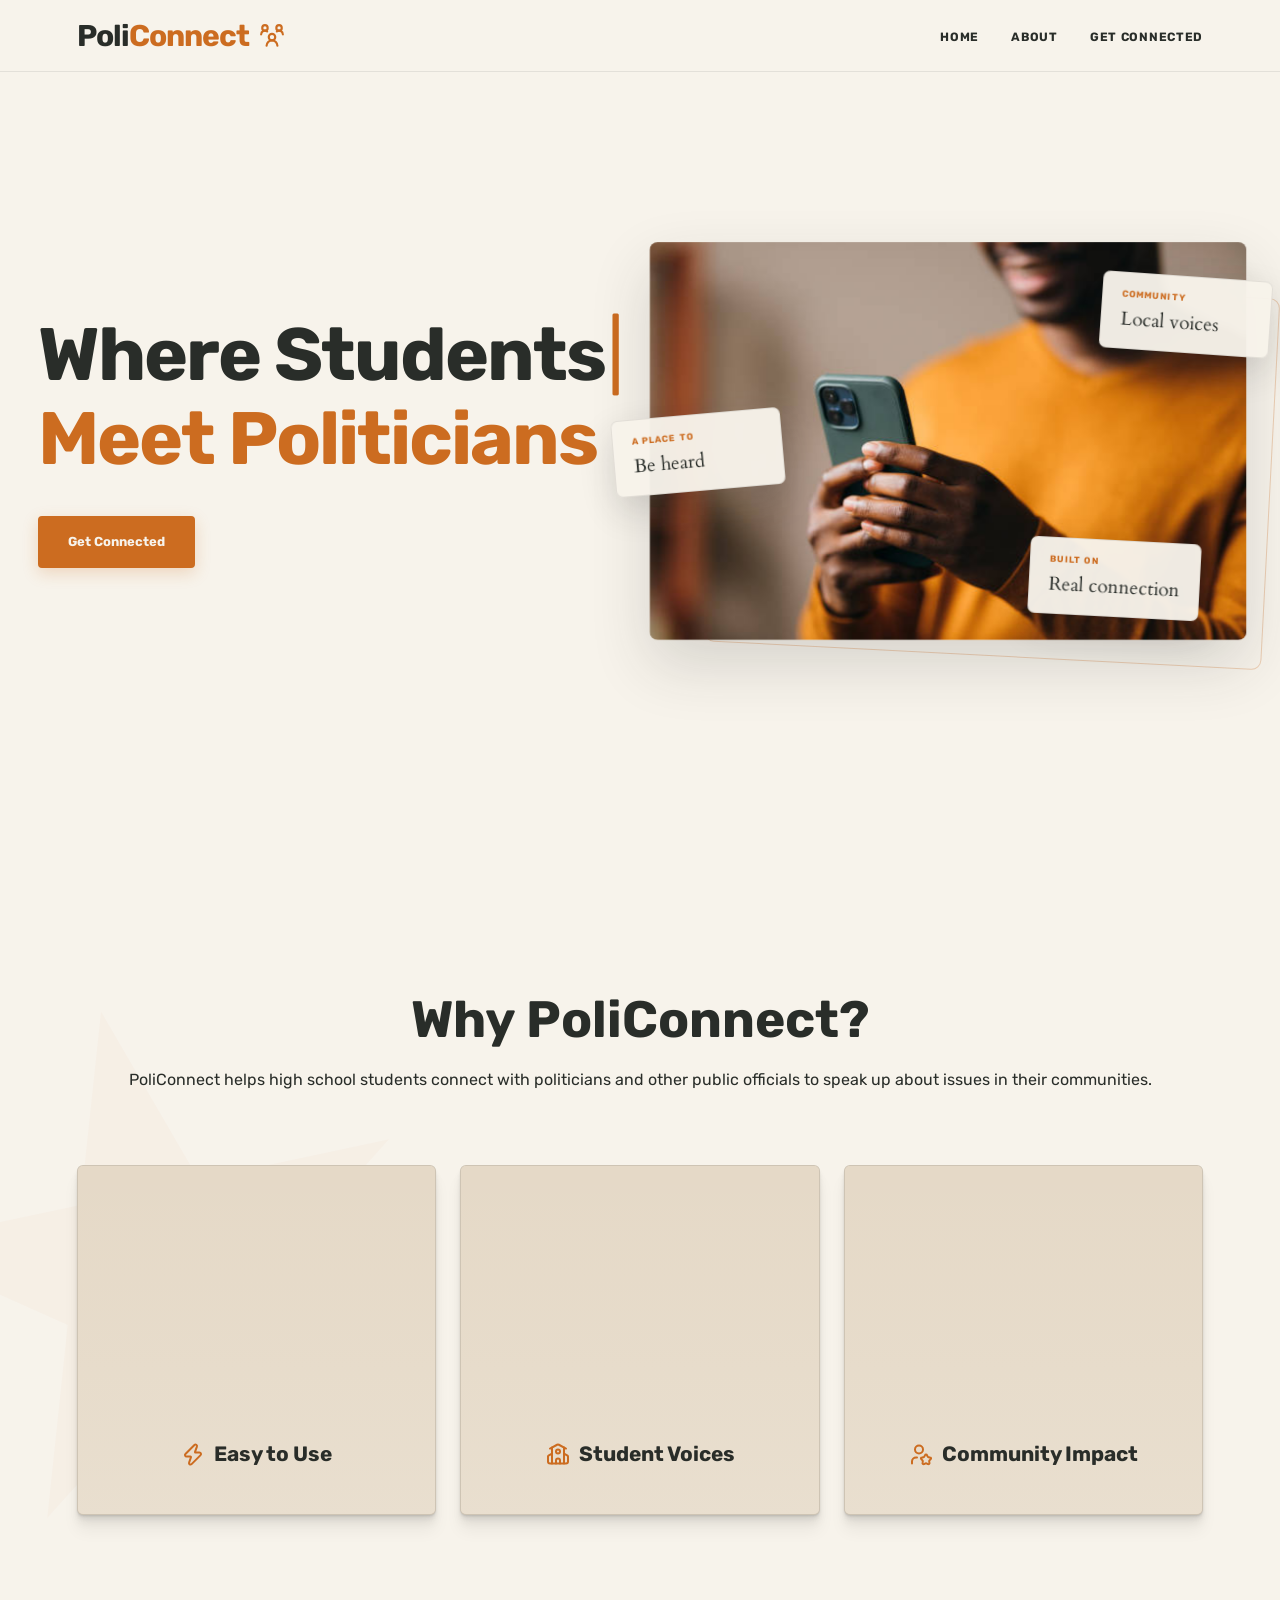
<file: index.html>
<!DOCTYPE html>
<html lang="en">
<head>
    <meta charset="UTF-8">
    <meta name="viewport" content="width=device-width, initial-scale=1.0">
    <title>PoliConnect</title>
    <link rel="stylesheet" href="style.css">
</head>
<body>

    <section id="page1">
        <div class="menu">
            <div class="navbar">
                <div class="icon">
                    <h2 class="logo">Poli<span>Connect</span></h2>
                    <svg class="navbarIcon" xmlns="http://www.w3.org/2000/svg" width="24" height="24" viewBox="0 0 24 24" fill="none" stroke="currentColor" stroke-width="2" stroke-linecap="round" stroke-linejoin="round" aria-hidden="true" focusable="false">
                        <path d="M17 21a5 5 0 0 0-10 0"/>
                        <path d="M22 10.5a3.5 3.5 0 0 0-5.507-2.868"/>
                        <path d="M7.507 7.632A3.5 3.5 0 0 0 2 10.5"/>
                        <circle cx="12" cy="13" r="3"/>
                        <circle cx="18.5" cy="4.5" r="2.5"/>
                        <circle cx="5.5" cy="4.5" r="2.5"/>
                    </svg>
                </div>

                <ul>
                    <li><a href="index.html">HOME</a></li>
                    <li><a href="#ABOUT">ABOUT</a></li>
                    <li><a href="GetConnected.html">GET CONNECTED</a></li>
                </ul>
            </div>
        </div>

        <div class="content">
            <div class="contentLeft">
                <h1 aria-label="Where Students Meet Politicians">
                    <span class="line1">Where <span class="typed" id="typed" aria-hidden="true">Students</span><span class="cursor" aria-hidden="true">|</span></span><br>
                    <span class="accent">Meet Politicians</span>
                </h1>

                <button class="cn">
                    <a href="GetConnected.html">Get Connected</a>
                </button>
            </div>

            <div class="contentRight">
                <div class="heroVisual" id="hero-visual">
                    <img class="heroImage" src="public/stock.jpg" alt="PoliConnect">
                    <div class="visualCard visualCard--top" aria-hidden="true">
                        <span class="visualCardLabel">COMMUNITY</span>
                        <strong>Local voices</strong>
                    </div>
                    <div class="visualCard visualCard--left" aria-hidden="true">
                        <span class="visualCardLabel">A PLACE TO</span>
                        <strong>Be heard</strong>
                    </div>
                    <div class="visualCard visualCard--bottom" aria-hidden="true">
                        <span class="visualCardLabel">BUILT ON</span>
                        <strong>Real connection</strong>
                    </div>
                </div>
            </div>
        </div>
    </section>

    <section id="ABOUT">
        <div class="aboutHeader">
            <h1>Why PoliConnect?</h1>
            <p>PoliConnect helps high school students connect with politicians and other public officials to speak up about issues in their communities.</p>
        </div>

        <main class="page-content">
            <article class="card">
                <div class="content">
                    <h2 class="title">
                        <svg xmlns="http://www.w3.org/2000/svg" width="24" height="24" viewBox="0 0 24 24" fill="none" stroke="currentColor" stroke-width="2" stroke-linecap="round" stroke-linejoin="round" aria-hidden="true" focusable="false">
                            <path d="M15.914 4a1.5 1.5 0 0 0-2.474-1.561l-9 9A1.5 1.5 0 0 0 5.5 14h4.002a.5.5 0 0 1 .471.666L8.086 20a1.5 1.5 0 0 0 2.475 1.56l9-9A1.5 1.5 0 0 0 18.5 10h-3.997a.5.5 0 0 1-.472-.667z"/>
                        </svg>
                        <span>Easy to Use</span>
                    </h2>
                    <p class="copy">
                        PoliConnect is easy to understand and use for everyone.
                    </p>
                    <a class="btn" href="#">Learn More</a>
                </div>
            </article>

            <article class="card">
                <div class="content">
                    <h2 class="title">
                        <svg xmlns="http://www.w3.org/2000/svg" width="24" height="24" viewBox="0 0 24 24" fill="none" stroke="currentColor" stroke-width="2" stroke-linecap="round" stroke-linejoin="round" aria-hidden="true" focusable="false">
                            <path d="M14 21v-3a2 2 0 0 0-4 0v3"/>
                            <path d="M18 4.933V21"/>
                            <path d="m4 6 7.106-3.79a2 2 0 0 1 1.788 0L20 6"/>
                            <path d="m6 11-3.52 2.147a1 1 0 0 0-.48.854V19a2 2 0 0 0 2 2h16a2 2 0 0 0 2-2v-5a1 1 0 0 0-.48-.853L18 11"/>
                            <path d="M6 4.933V21"/>
                            <circle cx="12" cy="9" r="2"/>
                        </svg>
                        <span>Student Voices</span>
                    </h2>
                    <p class="copy">
                        Students' voices matter and deserve to be heard.
                    </p>
                    <a class="btn" href="#">Learn More</a>
                </div>
            </article>

            <article class="card">
                <div class="content">
                    <h2 class="title">
                        <svg xmlns="http://www.w3.org/2000/svg" width="24" height="24" viewBox="0 0 24 24" fill="none" stroke="currentColor" stroke-width="2" stroke-linecap="round" stroke-linejoin="round" aria-hidden="true" focusable="false">
                            <path d="M16.051 12.616a1 1 0 0 1 1.909.024l.737 1.452a1 1 0 0 0 .737.535l1.634.256a1 1 0 0 1 .588 1.806l-1.172 1.168a1 1 0 0 0-.282.866l.259 1.613a1 1 0 0 1-1.541 1.134l-1.465-.75a1 1 0 0 0-.912 0l-1.465.75a1 1 0 0 1-1.539-1.133l.258-1.613a1 1 0 0 0-.282-.866l-1.156-1.153a1 1 0 0 1 .572-1.822l1.633-.256a1 1 0 0 0 .737-.535z"/>
                            <path d="M8 15H7a4 4 0 0 0-4 4v2"/>
                            <circle cx="10" cy="7" r="4"/>
                        </svg>
                        <span>Community Impact</span>
                    </h2>
                    <p class="copy">
                        Students can help create meaningful change in their communities and society.
                    </p>
                    <a class="btn" href="#">Learn More</a>
                </div>
            </article>
        </main>
    </section>

    <script src="script.js"></script>
</body>
</html>
</file>
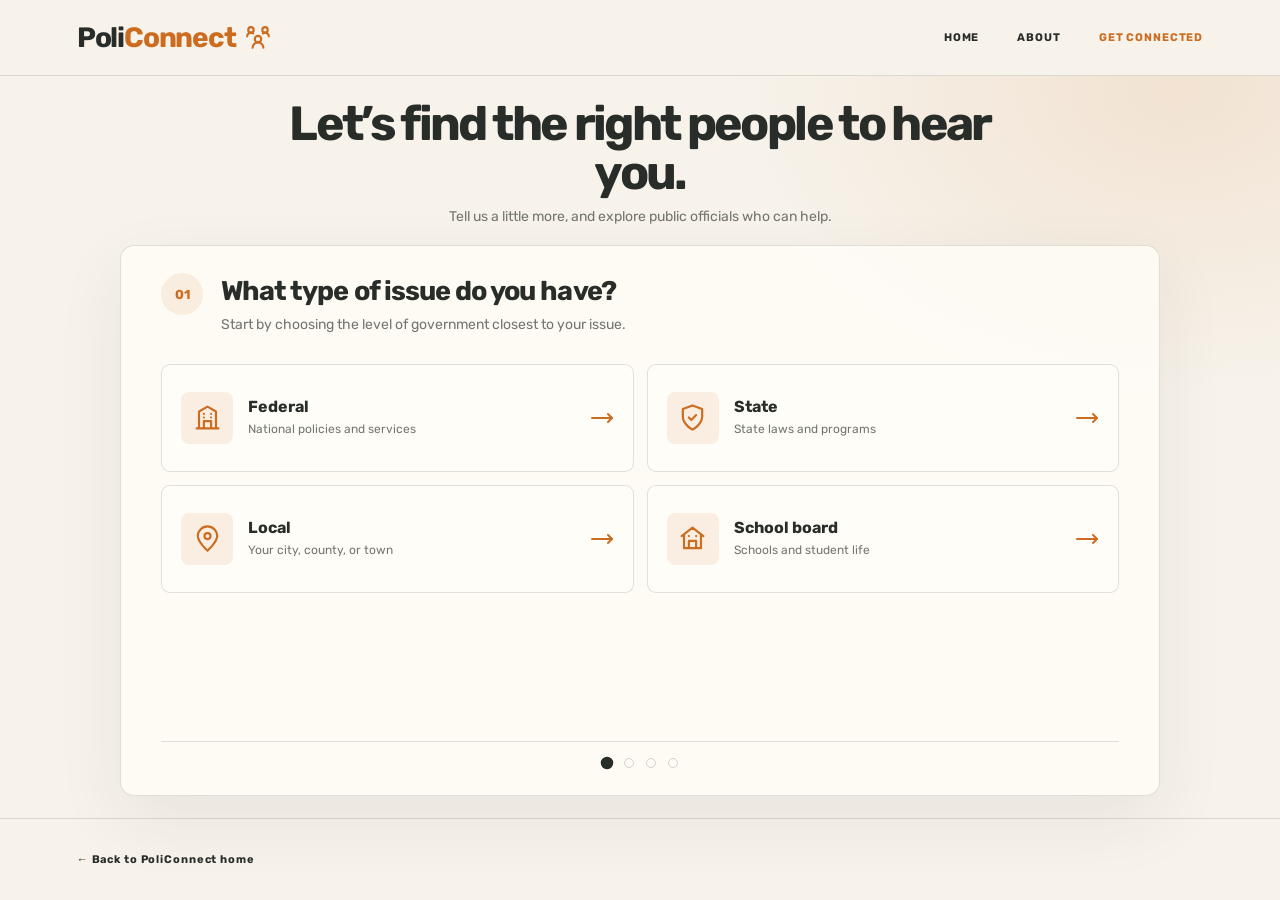
<file: GetConnected.html>
<!DOCTYPE html>
<html lang="en">
<head>
    <meta charset="UTF-8">
    <meta name="viewport" content="width=device-width, initial-scale=1.0">
    <meta name="description" content="Find the right public officials to contact about an issue in your community.">
    <title>Get Connected | PoliConnect</title>
    <link rel="stylesheet" href="style.css">
    <link rel="stylesheet" href="get-connected.css">
</head>
<body class="connect-page">
    <header class="connect-header">
        <a class="connect-brand" href="index.html">
            <span class="connect-logo">Poli<span>Connect</span></span>
            <svg class="connect-brand-icon" xmlns="http://www.w3.org/2000/svg" width="24" height="24" viewBox="0 0 24 24" fill="none" stroke="currentColor" stroke-width="2" stroke-linecap="round" stroke-linejoin="round" aria-hidden="true" focusable="false">
                <path d="M17 21a5 5 0 0 0-10 0"/>
                <path d="M22 10.5a3.5 3.5 0 0 0-5.507-2.868"/>
                <path d="M7.507 7.632A3.5 3.5 0 0 0 2 10.5"/>
                <circle cx="12" cy="13" r="3"/>
                <circle cx="18.5" cy="4.5" r="2.5"/>
                <circle cx="5.5" cy="4.5" r="2.5"/>
            </svg>
        </a>
        <nav aria-label="Main navigation">
            <a href="index.html">HOME</a>
            <a href="index.html#ABOUT">ABOUT</a>
            <a class="active" href="GetConnected.html" aria-current="page">GET CONNECTED</a>
        </nav>
    </header>

    <main class="connect-main">
        <section class="connect-intro" aria-labelledby="connect-title">
            <h1 id="connect-title">Let’s find the right people to hear you.</h1>
            <p>Tell us a little more, and explore public officials who can help.</p>
        </section>

        <section class="connect-flow" aria-label="Find public officials">
            <div class="scope-step" id="scope-step">
                <div class="step-heading">
                    <span class="step-number">01</span>
                    <div>
                        <h2>What type of issue do you have?</h2>
                        <p>Start by choosing the level of government closest to your issue.</p>
                    </div>
                </div>

                <div class="scope-options" role="group" aria-label="Issue level">
                <button class="scope-option" type="button" data-scope="federal" aria-pressed="false">
                    <span class="scope-icon" aria-hidden="true">
                        <svg xmlns="http://www.w3.org/2000/svg" viewBox="0 0 24 24" fill="none" stroke="currentColor" stroke-width="1.8" stroke-linecap="round" stroke-linejoin="round"><path d="M3 21h18M5 21V7l7-4 7 4v14M9 21v-6h6v6M9 9h.01M15 9h.01M9 12h.01M15 12h.01"/></svg>
                    </span>
                    <span><strong>Federal</strong><small>National policies and services</small></span>
                    <span class="option-arrow" aria-hidden="true"><svg xmlns="http://www.w3.org/2000/svg" width="24" height="24" viewBox="0 0 24 24" fill="none" stroke="currentColor" stroke-width="2" stroke-linecap="round" stroke-linejoin="round" class="lucide lucide-move-right preview-icon"><path d="M18 8L22 12L18 16"/><path d="M2 12H22"/></svg></span>
                </button>
                <button class="scope-option" type="button" data-scope="state" aria-pressed="false">
                    <span class="scope-icon" aria-hidden="true">
                        <svg xmlns="http://www.w3.org/2000/svg" viewBox="0 0 24 24" fill="none" stroke="currentColor" stroke-width="1.8" stroke-linecap="round" stroke-linejoin="round"><path d="M12 22s8-4 8-11V5l-8-3-8 3v6c0 7 8 11 8 11Z"/><path d="m9 12 2 2 4-4"/></svg>
                    </span>
                    <span><strong>State</strong><small>State laws and programs</small></span>
                    <span class="option-arrow" aria-hidden="true"><svg xmlns="http://www.w3.org/2000/svg" width="24" height="24" viewBox="0 0 24 24" fill="none" stroke="currentColor" stroke-width="2" stroke-linecap="round" stroke-linejoin="round" class="lucide lucide-move-right preview-icon"><path d="M18 8L22 12L18 16"/><path d="M2 12H22"/></svg></span>
                </button>
                <button class="scope-option" type="button" data-scope="local" aria-pressed="false">
                    <span class="scope-icon" aria-hidden="true">
                        <svg xmlns="http://www.w3.org/2000/svg" viewBox="0 0 24 24" fill="none" stroke="currentColor" stroke-width="1.8" stroke-linecap="round" stroke-linejoin="round"><path d="M20 10c0 5-8 12-8 12S4 15 4 10a8 8 0 1 1 16 0Z"/><circle cx="12" cy="10" r="2.5"/></svg>
                    </span>
                    <span><strong>Local</strong><small>Your city, county, or town</small></span>
                    <span class="option-arrow" aria-hidden="true"><svg xmlns="http://www.w3.org/2000/svg" width="24" height="24" viewBox="0 0 24 24" fill="none" stroke="currentColor" stroke-width="2" stroke-linecap="round" stroke-linejoin="round" class="lucide lucide-move-right preview-icon"><path d="M18 8L22 12L18 16"/><path d="M2 12H22"/></svg></span>
                </button>
                <button class="scope-option" type="button" data-scope="school" aria-pressed="false">
                    <span class="scope-icon" aria-hidden="true">
                        <svg xmlns="http://www.w3.org/2000/svg" viewBox="0 0 24 24" fill="none" stroke="currentColor" stroke-width="1.8" stroke-linecap="round" stroke-linejoin="round"><path d="m3 10 9-7 9 7M5 9v11h14V9M9 20v-6h6v6M9 10h.01M15 10h.01"/></svg>
                    </span>
                    <span><strong>School board</strong><small>Schools and student life</small></span>
                    <span class="option-arrow" aria-hidden="true"><svg xmlns="http://www.w3.org/2000/svg" width="24" height="24" viewBox="0 0 24 24" fill="none" stroke="currentColor" stroke-width="2" stroke-linecap="round" stroke-linejoin="round" class="lucide lucide-move-right preview-icon"><path d="M18 8L22 12L18 16"/><path d="M2 12H22"/></svg></span>
                </button>
                </div>
            </div>

            <div class="follow-up" id="follow-up" hidden>
                <div class="step-heading">
                    <span class="step-number">02</span>
                    <div>
                        <h2 id="follow-up-title" tabindex="-1">Tell us more about your issue</h2>
                        <p id="follow-up-copy">Choose a topic to see who may be able to help.</p>
                    </div>
                </div>

                <div class="select-grid">
                    <label class="field" id="state-field" hidden>
                        <span>What state are you in?</span>
                        <select id="state-select">
                            <option value="">Select a state</option>
                            <option>Alabama</option><option>Alaska</option><option>Arizona</option><option>Arkansas</option>
                            <option>California</option><option>Colorado</option><option>Connecticut</option><option>Delaware</option>
                            <option>Florida</option><option>Georgia</option><option>Hawaii</option><option>Idaho</option>
                            <option>Illinois</option><option>Indiana</option><option>Iowa</option><option>Kansas</option>
                            <option>Kentucky</option><option>Louisiana</option><option>Maine</option><option>Maryland</option>
                            <option>Massachusetts</option><option>Michigan</option><option>Minnesota</option><option>Mississippi</option>
                            <option>Missouri</option><option>Montana</option><option>Nebraska</option><option>Nevada</option>
                            <option>New Hampshire</option><option>New Jersey</option><option>New Mexico</option><option>New York</option>
                            <option>North Carolina</option><option>North Dakota</option><option>Ohio</option><option>Oklahoma</option>
                            <option>Oregon</option><option>Pennsylvania</option><option>Rhode Island</option><option>South Carolina</option>
                            <option>South Dakota</option><option>Tennessee</option><option>Texas</option><option>Utah</option>
                            <option>Vermont</option><option>Virginia</option><option>Washington</option><option>West Virginia</option>
                            <option>Wisconsin</option><option>Wyoming</option>
                        </select>
                    </label>

                    <label class="field" id="district-field" hidden>
                        <span>Which school board?</span>
                        <select id="district-select">
                            <option value="">Select a school board</option>
                        </select>
                    </label>

                    <label class="field" id="issue-field">
                        <span id="issue-label">What is your issue about?</span>
                        <select id="issue-select">
                            <option value="">Choose a topic</option>
                        </select>
                    </label>
                </div>
            </div>

            <section class="officials-section" id="officials-section" aria-live="polite" hidden>
                <div class="step-heading officials-heading">
                    <span class="step-number">03</span>
                    <div>
                        <p class="eyebrow">A PLACE TO START</p>
                        <h2 id="officials-title">Public officials</h2>
                        <p id="officials-copy">These demo profiles will be updated with real information.</p>
                    </div>
                </div>
                <div class="officials-list" id="officials-list"></div>
                <p class="demo-note" id="demo-note">Demo profiles are placeholders and are not real elected officials.</p>
            </section>

            <section class="profile-step" id="profile-step" aria-label="Official profile" hidden>
                <section class="profile-view" id="profile-view" aria-live="polite"></section>
            </section>

            <nav class="step-progress" aria-label="Get connected progress">
                <button class="progress-dot is-current" type="button" data-step="1" aria-label="Go to issue level" aria-current="step" title="Issue level"></button>
                <button class="progress-dot" type="button" data-step="2" aria-label="Go to issue details" title="Issue details" disabled></button>
                <button class="progress-dot" type="button" data-step="3" aria-label="Go to official profiles" title="Official profiles" disabled></button>
                <button class="progress-dot" type="button" data-step="4" aria-label="Go to selected profile" title="Selected profile" disabled></button>
            </nav>
        </section>
    </main>

    <footer class="connect-footer">
        <a href="index.html">← Back to PoliConnect home</a>
    </footer>

    <script src="get-connected.js"></script>
</body>
</html>
</file>
<file: style.css>
@import url('https://fonts.googleapis.com/css?family=Cardo:400i|Rubik:400,700&display=swap');

:root {
    --background: #F7F3EB;
    --surface: #E5D9C7;
    --accent: #CC6C20;
    --text: #292D29;
    --d: 700ms;
    --e: cubic-bezier(0.19, 1, 0.22, 1);
    --font-sans: 'Rubik', sans-serif;
    --font-serif: 'Cardo', serif;
}

* {
    margin: 0;
    padding: 0;
    box-sizing: border-box;
}

html {
    scroll-behavior: smooth;
    scroll-padding-top: 90px;
}

body {
    min-height: 100%;
    background-color: var(--background);
    color: var(--text);
    font-family: var(--font-sans);
}

a {
    color: inherit;
}

button {
    font-family: inherit;
}

/* NAVBAR */

#page1 {
    width: 100%;
    min-height: 90vh;
    padding-top: 72px;
    background-color: var(--background);
    display: flex;
    flex-direction: column;
}

.menu {
    width: 100%;
}

.navbar {
    position: fixed;
    top: 0;
    left: 0;
    z-index: 1000;
    width: 100%;
    min-height: 72px;
    padding: 14px 6%;
    display: flex;
    align-items: center;
    justify-content: space-between;
    gap: 30px;
    background-color: var(--background);
    border-bottom: 1px solid rgba(110, 110, 110, 0.14);
    transition: background-color 220ms ease, box-shadow 220ms ease;
}

.navbar.is-scrolled {
    background-color: rgba(229, 217, 199, 0.94);
    box-shadow: 0 8px 24px rgba(41, 45, 41, 0.07);
    backdrop-filter: blur(14px);
}

.icon {
    display: flex;
    align-items: center;
    gap: 10px;
    flex-shrink: 0;
}

.logo {
    color: var(--text);
    font-family: var(--font-sans);
    font-size: 30px;
    font-weight: 700;
    letter-spacing: -1px;
}

.logo span,
.navbarIcon {
    color: var(--accent);
}

.navbarIcon {
    width: 26px;
    height: 26px;
    flex-shrink: 0;
}

.navbar ul {
    display: flex;
    align-items: center;
    justify-content: flex-end;
    gap: clamp(16px, 2.5vw, 36px);
    list-style: none;
}

.navbar ul li a {
    display: inline-block;
    color: var(--text);
    font-family: var(--font-sans);
    font-size: 12px;
    font-weight: 700;
    letter-spacing: 0.06em;
    text-decoration: none;
    transition: color 200ms ease;
}

.navbar ul li a:hover {
    color: var(--accent);
}

/* HERO */

#page1 > .content {
    position: relative;
    z-index: 1;
    flex: 1;
    width: 100%;
    max-width: 1500px;
    margin: 0 auto;
    padding: 45px 3%;
    display: grid;
    grid-template-columns: 1fr 1fr;
    align-items: center;
    gap: 28px;
}

.contentLeft {
    min-width: 0;
}

.contentLeft h1 {
    color: var(--text);
    font-family: var(--font-sans);
    font-size: clamp(44px, 5.8vw, 82px);
    font-weight: 700;
    line-height: 1.12;
    letter-spacing: -2px;
}

.contentLeft h1 .accent {
    color: var(--accent);
}

.line1 {
    display: inline-block;
    min-height: 1.12em;
}

.cursor {
    margin-left: 2px;
    color: var(--accent);
    font-weight: 400;
    animation: blink 1s steps(1) infinite;
}

@keyframes blink {
    50% {
        opacity: 0;
    }
}

.cn {
    display: inline-flex;
    align-items: center;
    justify-content: center;
    min-height: 52px;
    margin-top: 35px;
    padding: 0;
    background-color: var(--accent);
    border: 2px solid var(--accent);
    border-radius: 4px;
    box-shadow: 0 5px 16px rgba(204, 108, 32, 0.22);
    cursor: pointer;
    transition:
        background-color 200ms ease,
        transform 200ms ease,
        box-shadow 200ms ease;
}

.cn a {
    display: inline-flex;
    align-items: center;
    justify-content: center;
    min-height: 48px;
    padding: 0 28px;
    color: var(--background);
    font-size: 13px;
    font-weight: 700;
    text-decoration: none;
}

.cn:hover {
    background-color: #A95416;
    border-color: #A95416;
    box-shadow: 0 7px 22px rgba(204, 108, 32, 0.34);
    transform: translateY(-2px);
}

.contentRight {
    display: flex;
    align-items: center;
    justify-content: center;
    min-width: 0;
}

.heroVisual {
    position: relative;
    width: 100%;
    max-width: 720px;
    isolation: isolate;
}

.heroVisual::before {
    position: absolute;
    z-index: -1;
    inset: 10% -5% -5% 10%;
    border: 1px solid rgba(204, 108, 32, 0.28);
    border-radius: 10px;
    content: "";
    transform: rotate(3deg);
}

.heroImage {
    display: block;
    width: 100%;
    max-height: 620px;
    object-fit: cover;
    border-radius: 8px;
    box-shadow: 0 24px 60px rgba(41, 45, 41, 0.16);
    transform: translate3d(var(--image-x, 0), var(--image-y, 0), 0) scale(1.015);
    transition: transform 250ms ease-out;
    will-change: transform;
}

.visualCard {
    position: absolute;
    z-index: 1;
    display: flex;
    min-width: 170px;
    flex-direction: column;
    gap: 7px;
    padding: 16px 19px;
    background: rgba(247, 243, 235, 0.96);
    border: 1px solid rgba(41, 45, 41, 0.1);
    border-radius: 7px;
    box-shadow: 0 14px 35px rgba(41, 45, 41, 0.16);
    transition: transform 250ms ease-out;
    will-change: transform;
    animation: card-float 5s ease-in-out infinite;
}

@keyframes card-float {
    0%,
    100% {
        translate: 0 0;
    }

    50% {
        translate: 0 -8px;
    }
}

.visualCardLabel {
    color: var(--accent);
    font-size: 9px;
    font-weight: 700;
    letter-spacing: 0.12em;
}

.visualCard strong {
    color: var(--text);
    font-family: var(--font-serif);
    font-size: 19px;
    font-weight: 400;
}

.visualCard--top {
    top: 8%;
    right: -5%;
    transform: translate3d(var(--top-x, 0), var(--top-y, 0), 0) rotate(4deg);
    animation-delay: -1.5s;
}

.visualCard--left {
    top: 43%;
    left: -7%;
    transform: translate3d(var(--left-x, 0), var(--left-y, 0), 0) rotate(-5deg);
    animation-delay: -3s;
}

.visualCard--bottom {
    right: 7%;
    bottom: 5%;
    transform: translate3d(var(--bottom-x, 0), var(--bottom-y, 0), 0) rotate(3deg);
    animation-delay: -0.5s;
}

/* ABOUT */

#ABOUT {
    position: relative;
    isolation: isolate;
    width: 100%;
    min-height: 100vh;
    padding: 70px 6%;
    display: flex;
    flex-direction: column;
    justify-content: center;
    background-color: var(--background);
    color: var(--text);
    scroll-margin-top: 85px;
}

#ABOUT::before {
    position: absolute;
    top: 50%;
    left: 12%;
    z-index: -1;
    color: rgba(204, 108, 32, 0.025);
    content: "\2605";
    font-size: clamp(320px, 52vw, 680px);
    line-height: 1;
    pointer-events: none;
    transform: translate(-50%, -50%) rotate(-12deg);
}

.aboutHeader {
    margin-bottom: 55px;
    text-align: center;
}

.aboutHeader h1 {
    margin-bottom: 16px;
    font-family: var(--font-sans);
    font-size: clamp(36px, 4vw, 52px);
    font-weight: 700;
}

.aboutHeader p {
    color: var(--text);
    font-size: 16px;
    line-height: 1.7;
}

/* CARDS */

.page-content {
    width: 100%;
    max-width: 1250px;
    margin: 0 auto;
    padding: 1rem 0;
    display: grid;
    grid-template-columns: repeat(3, minmax(0, 1fr));
    gap: 24px;
    font-family: var(--font-sans);
}

.card {
    position: relative;
    display: flex;
    align-items: flex-end;
    overflow: hidden;
    width: 100%;
    min-width: 0;
    height: 350px;
    padding: 1rem;
    background-color: var(--surface);
    color: var(--text);
    border: 1px solid rgba(41, 45, 41, 0.12);
    border-radius: 6px;
    box-shadow:
        0 1px 1px rgba(0, 0, 0, 0.05),
        0 2px 2px rgba(0, 0, 0, 0.05),
        0 4px 4px rgba(0, 0, 0, 0.05),
        0 8px 8px rgba(0, 0, 0, 0.05),
        0 16px 16px rgba(0, 0, 0, 0.05);
}

.card::before {
    content: '';
    position: absolute;
    inset: 0;
    width: 100%;
    height: 110%;
    background-color: var(--surface);
    pointer-events: none;
    transition: transform calc(var(--d) * 1.5) var(--e);
}

.card::after {
    content: '';
    position: absolute;
    top: 0;
    left: 0;
    width: 100%;
    height: 200%;
    pointer-events: none;
    background-image: linear-gradient(
        to bottom,
        rgba(247, 243, 235, 0) 0%,
        rgba(247, 243, 235, 0.04) 11.7%,
        rgba(247, 243, 235, 0.08) 22.1%,
        rgba(247, 243, 235, 0.12) 31.2%,
        rgba(247, 243, 235, 0.16) 39.4%,
        rgba(247, 243, 235, 0.20) 46.6%,
        rgba(247, 243, 235, 0.24) 53.1%,
        rgba(247, 243, 235, 0.28) 58.9%,
        rgba(247, 243, 235, 0.32) 64.3%,
        rgba(247, 243, 235, 0.36) 69.3%,
        rgba(247, 243, 235, 0.40) 74.1%,
        rgba(247, 243, 235, 0.44) 78.8%,
        rgba(247, 243, 235, 0.48) 83.6%,
        rgba(247, 243, 235, 0.52) 88.7%,
        rgba(247, 243, 235, 0.56) 94.1%,
        rgba(247, 243, 235, 0.60) 100%
    );
    transform: translateY(0);
    transition: transform calc(var(--d) * 2) var(--e);
}

.card .content {
    position: relative;
    z-index: 1;
    display: flex;
    flex-direction: column;
    align-items: center;
    width: 100%;
    padding: 1rem;
    text-align: center;
    transform: translateY(calc(100% - 4.5rem));
    transition: transform var(--d) var(--e);
}

.card .content > * + * {
    margin-top: 1rem;
}

.card .title {
    display: flex;
    align-items: center;
    justify-content: center;
    gap: 9px;
    color: var(--text);
    font-family: var(--font-sans);
    font-size: 1.3rem;
    font-weight: 700;
    line-height: 1.2;
}

.card .title svg {
    width: 24px;
    height: 24px;
    flex-shrink: 0;
    color: var(--accent);
}

.card .copy {
    color: var(--text);
    font-family: var(--font-serif);
    font-size: 1.125rem;
    font-style: italic;
    line-height: 1.35;
}

.card .btn {
    display: inline-flex;
    align-items: center;
    justify-content: center;
    margin-top: 1.5rem;
    padding: 0.75rem 1.5rem;
    color: var(--background);
    background-color: var(--accent);
    border: none;
    border-radius: 4px;
    font-family: var(--font-sans);
    font-size: 0.65rem;
    font-weight: 700;
    letter-spacing: 0.025rem;
    text-transform: uppercase;
    text-decoration: none;
    cursor: pointer;
    transition: background-color 200ms ease;
}

.card .btn:hover {
    background-color: #A95416;
}

.card .btn:focus-visible {
    outline: 1px dashed var(--accent);
    outline-offset: 3px;
}

/* SMOOTH HOVER ANIMATION */

@media (hover: hover) and (min-width: 601px) {
    .card .content > *:not(.title) {
        opacity: 0;
        visibility: hidden;
        transform: translateY(1rem);
        transition:
            transform var(--d) var(--e),
            opacity var(--d) var(--e),
            visibility 0s linear var(--d);
    }

    .card:hover,
    .card:focus-within {
        align-items: center;
    }

    .card:hover::before,
    .card:focus-within::before {
        transform: translateY(-4%);
    }

    .card:hover::after,
    .card:focus-within::after {
        transform: translateY(-50%);
    }

    .card:hover .content,
    .card:focus-within .content {
        transform: translateY(0);
    }

    .card:hover .content > *:not(.title),
    .card:focus-within .content > *:not(.title) {
        opacity: 1;
        visibility: visible;
        transform: translateY(0);
        transition-delay: calc(var(--d) / 8), calc(var(--d) / 8), 0s;
    }

    .card:focus-within::before,
    .card:focus-within::after,
    .card:focus-within .content,
    .card:focus-within .content > *:not(.title) {
        transition-duration: 0s;
    }
}

/* TABLET */

@media (max-width: 1000px) {
    .navbar {
        padding-right: 4%;
        padding-left: 4%;
    }

    .logo {
        font-size: 26px;
    }

    .navbar ul {
        gap: 16px;
    }

    .navbar ul li a {
        font-size: 11px;
    }

    #page1 > .content {
        padding: 45px 2.5%;
        gap: 30px;
    }

    .contentLeft h1 {
        font-size: clamp(42px, 5.5vw, 64px);
    }

    #ABOUT {
        padding-right: 4%;
        padding-left: 4%;
    }

    .page-content {
        gap: 16px;
    }

}

/* MOBILE */

@media (max-width: 700px) {
    html {
        scroll-padding-top: 104px;
    }

    .navbar {
        min-height: 104px;
        padding: 12px 16px;
        flex-direction: column;
        justify-content: center;
        gap: 12px;
    }

    .logo {
        font-size: 27px;
    }

    .navbar ul {
        justify-content: center;
        flex-wrap: wrap;
        gap: 12px 18px;
    }

    .navbar ul li a {
        font-size: 10px;
    }

    #page1 {
        padding-top: 104px;
    }

    #page1 > .content {
        grid-template-columns: 1fr;
        justify-items: center;
        gap: 28px;
        padding: 36px 20px;
        text-align: center;
    }

    .contentLeft h1 {
        font-size: clamp(42px, 10vw, 62px);
        letter-spacing: -1px;
    }

    .cn {
        margin-top: 26px;
    }

    .contentRight {
        width: 100%;
    }

    .heroVisual {
        max-width: 560px;
    }

    .heroImage {
        max-height: 420px;
    }

    .visualCard {
        min-width: 145px;
        padding: 13px 15px;
    }

    .visualCard strong {
        font-size: 17px;
    }

    .visualCard--left {
        left: -2%;
    }

    .visualCard--top {
        right: -2%;
    }

    .visualCard--bottom {
        right: 3%;
    }

    #ABOUT {
        min-height: auto;
        padding: 64px 24px;
        scroll-margin-top: 104px;
    }

    .aboutHeader {
        margin-bottom: 35px;
    }

    .aboutHeader h1 {
        font-size: 36px;
    }

    .aboutHeader p {
        font-size: 15px;
    }

    .page-content {
        grid-template-columns: 1fr;
        max-width: 450px;
    }

    .card {
        height: 300px;
    }

    .card .content {
        transform: none;
    }

    .card .content > *:not(.title) {
        opacity: 1;
        visibility: visible;
        transform: none;
        transition: none;
    }

}

/* REDUCED MOTION */

@media (prefers-reduced-motion: reduce) {
    html {
        scroll-behavior: auto;
    }

    *,
    *::before,
    *::after {
        transition-duration: 0.01ms !important;
        animation-duration: 0.01ms !important;
        animation-iteration-count: 1 !important;
    }

    .heroImage,
    .visualCard {
        transform: none !important;
    }

    .visualCard {
        animation: none;
    }
}
</file>
<file: get-connected.css>
.connect-page {
    --connect-ink: #292d29;
    --connect-muted: #73766f;
    --connect-paper: #f7f3eb;
    --connect-card: #fffdf8;
    --connect-line: rgba(41, 45, 41, 0.14);
    height: 100vh;
    height: 100dvh;
    min-height: 0;
    display: flex;
    flex-direction: column;
    overflow: hidden;
    background:
        radial-gradient(ellipse at 92% 10%, rgba(204, 108, 32, 0.12), transparent 28rem),
        var(--connect-paper);
    color: var(--connect-ink);
}

.connect-header {
    position: relative;
    z-index: 10;
    flex: 0 0 auto;
    min-height: 76px;
    padding: 14px clamp(20px, 6vw, 96px);
    display: flex;
    align-items: center;
    justify-content: space-between;
    gap: 24px;
    background: rgba(247, 243, 235, 0.94);
    border-bottom: 1px solid var(--connect-line);
    backdrop-filter: blur(12px);
}

.connect-brand {
    display: inline-flex;
    align-items: center;
    gap: 9px;
    color: var(--accent);
    text-decoration: none;
}

.connect-logo {
    color: var(--connect-ink);
    font-size: 28px;
    font-weight: 700;
    letter-spacing: -1.2px;
}

.connect-logo > span {
    color: var(--accent);
}

.connect-brand-icon {
    width: 26px;
    height: 26px;
    flex: 0 0 auto;
}

.connect-header nav {
    display: flex;
    align-items: center;
    gap: clamp(16px, 3vw, 38px);
}

.connect-header nav a,
.connect-footer a {
    color: var(--connect-ink);
    font-size: 11px;
    font-weight: 700;
    letter-spacing: 0.08em;
    text-decoration: none;
}

.connect-header nav a.active {
    color: var(--accent);
}

.connect-main {
    width: min(100% - 40px, 1040px);
    min-height: 0;
    flex: 1 1 auto;
    margin: 0 auto;
    padding: clamp(12px, 2.5vh, 28px) 0;
    display: flex;
    flex-direction: column;
}

.connect-intro {
    max-width: 760px;
    flex: 0 0 auto;
    margin: 0 auto clamp(12px, 2vh, 22px);
    text-align: center;
}

.eyebrow {
    color: var(--accent);
    font-size: 11px;
    font-weight: 700;
    letter-spacing: 0.17em;
}

.connect-intro h1 {
    max-width: 740px;
    margin: 0 auto 8px;
    font-size: clamp(28px, 4.5vw, 48px);
    line-height: 1.04;
    letter-spacing: -0.055em;
}

.connect-intro > p:last-child {
    max-width: 580px;
    margin: 0 auto;
    color: var(--connect-muted);
    font-size: 14px;
    line-height: 1.5;
}

.connect-flow {
    width: 100%;
    min-height: 0;
    flex: 1 1 auto;
    display: grid;
    grid-template-columns: minmax(0, 1fr);
    grid-template-rows: minmax(0, 1fr) auto;
    align-content: stretch;
    overflow: hidden;
    padding: clamp(18px, 3vh, 32px) clamp(18px, 4vw, 40px);
    background: rgba(255, 253, 248, 0.8);
    border: 1px solid var(--connect-line);
    border-radius: 14px;
    box-shadow: 0 24px 70px rgba(41, 45, 41, 0.07);
}

.step-heading {
    display: flex;
    align-items: flex-start;
    gap: 18px;
    margin-bottom: 27px;
}

.step-number {
    display: grid;
    width: 42px;
    height: 42px;
    flex: 0 0 42px;
    place-items: center;
    color: var(--accent);
    background: rgba(204, 108, 32, 0.1);
    border-radius: 50%;
    font-size: 13px;
    font-weight: 700;
}

.step-progress {
    display: flex;
    align-items: center;
    justify-content: center;
    gap: 12px;
    margin: 38px 0 0;
    padding: 16px 0 0;
    border-top: 1px solid var(--connect-line);
}

.progress-dot {
    width: 10px;
    height: 10px;
    padding: 0;
    background: transparent;
    border: 1px solid rgba(41, 45, 41, 0.42);
    border-radius: 50%;
    cursor: pointer;
    transition: transform 220ms ease, background-color 220ms ease, border-color 220ms ease, opacity 220ms ease;
}

.progress-dot.is-current,
.progress-dot.is-complete {
    background: var(--connect-ink);
    border-color: var(--connect-ink);
}

.progress-dot.is-current {
    transform: scale(1.25);
}

.progress-dot:disabled {
    cursor: not-allowed;
    opacity: 0.45;
}

.progress-dot:focus-visible {
    outline: 3px solid rgba(204, 108, 32, 0.35);
    outline-offset: 4px;
}

.scope-step,
.follow-up,
.officials-section,
.profile-step {
    min-height: 0;
    overflow: auto;
    overscroll-behavior: contain;
    grid-column: 1;
    grid-row: 1;
    opacity: 1;
    transition: opacity 900ms cubic-bezier(0.4, 0, 0.2, 1);
}

.step-progress {
    grid-column: 1;
    grid-row: 2;
}

.scope-step.is-fading-out,
.follow-up.is-fading-out,
.officials-section.is-fading-out,
.profile-step.is-fading-out {
    opacity: 0;
    pointer-events: none;
}

.scope-step.is-fading-in,
.follow-up.is-fading-in,
.officials-section.is-fading-in,
.profile-step.is-fading-in {
    animation: step-fade-in 1400ms ease-in-out both;
    transition: none;
}

@keyframes step-fade-in {
    from { opacity: 0; }
    to { opacity: 1; }
}

.step-heading h2 {
    margin: 2px 0 7px;
    font-size: clamp(21px, 3vw, 27px);
    letter-spacing: -0.035em;
}

.step-heading p:not(.eyebrow) {
    color: var(--connect-muted);
    font-size: 14px;
    line-height: 1.6;
}

.scope-options {
    display: grid;
    grid-template-columns: repeat(2, minmax(0, 1fr));
    gap: 13px;
}

.scope-option {
    min-height: 108px;
    padding: 19px;
    display: grid;
    grid-template-columns: 52px minmax(0, 1fr) auto;
    align-items: center;
    gap: 15px;
    color: var(--connect-ink);
    background: var(--connect-card);
    border: 1px solid var(--connect-line);
    border-radius: 9px;
    text-align: left;
    cursor: pointer;
    transition: border-color 180ms ease, background-color 180ms ease, transform 180ms ease, box-shadow 180ms ease;
}

.scope-option[aria-pressed="true"] {
    background: #fff8ef;
    border-color: var(--accent);
    box-shadow: inset 0 0 0 1px var(--accent);
}

.scope-icon {
    display: grid;
    width: 52px;
    height: 52px;
    place-items: center;
    color: var(--accent);
    background: rgba(204, 108, 32, 0.1);
    border-radius: 8px;
}

.scope-icon svg {
    width: 29px;
    height: 29px;
}

.scope-option strong,
.scope-option small {
    display: block;
}

.scope-option strong {
    margin-bottom: 5px;
    font-size: 16px;
}

.scope-option small {
    color: var(--connect-muted);
    font-size: 12px;
    line-height: 1.4;
}

.option-arrow {
    display: grid;
    place-items: center;
    color: var(--accent);
}

.option-arrow svg {
    width: 24px;
    height: 24px;
}

.follow-up,
.officials-section,
.profile-step {
    margin-top: 42px;
    padding-top: 34px;
    border-top: 1px solid var(--connect-line);
}

.officials-section {
    max-height: none;
    padding-right: 12px;
    scrollbar-color: rgba(41, 45, 41, 0.35) transparent;
    scrollbar-width: thin;
}

.follow-up[hidden],
.officials-section[hidden],
.profile-step[hidden] {
    display: none;
}

.select-grid {
    display: grid;
    grid-template-columns: repeat(2, minmax(0, 1fr));
    gap: 18px;
    padding-left: 60px;
}

.field {
    display: grid;
    gap: 9px;
    color: var(--connect-ink);
    font-size: 13px;
    font-weight: 700;
}

.field[hidden],
.follow-up[hidden],
.officials-section[hidden] {
    display: none;
}

.field select {
    width: 100%;
    min-height: 52px;
    padding: 0 15px;
    color: var(--connect-ink);
    background: var(--connect-card);
    border: 1px solid var(--connect-line);
    border-radius: 6px;
    font: inherit;
    font-size: 14px;
}

.field select:focus-visible,
.scope-option:focus-visible {
    outline: 3px solid rgba(204, 108, 32, 0.35);
    outline-offset: 3px;
}

.officials-heading {
    margin-bottom: 22px;
}

.officials-heading .eyebrow {
    margin: 0 0 6px;
}

.officials-heading h2 {
    margin-top: 0;
}

.officials-list {
    display: grid;
    gap: 13px;
    padding: 3px;
}

.official-card {
    min-height: 150px;
    padding: 20px;
    display: grid;
    grid-template-columns: 112px minmax(0, 1fr) auto;
    align-items: center;
    gap: 22px;
    background: var(--connect-card);
    border: 1px solid var(--connect-line);
    border-radius: 9px;
    cursor: pointer;
}

.official-card:focus-visible {
    outline: 3px solid rgba(204, 108, 32, 0.5);
    outline-offset: 3px;
}

.official-avatar {
    display: grid;
    width: 112px;
    height: 112px;
    place-items: center;
    color: var(--accent);
    background: #f3e8d8;
    border-radius: 8px;
}

.official-avatar svg {
    width: 74px;
    height: 74px;
}

.official-info h3 {
    margin-bottom: 6px;
    font-size: 18px;
}

.official-info p {
    color: var(--connect-muted);
    font-size: 13px;
    line-height: 1.55;
}

.official-info .official-meta {
    margin-top: 8px;
    color: var(--accent);
    font-size: 11px;
    font-weight: 700;
    letter-spacing: 0.06em;
    text-transform: uppercase;
}

.profile-open-label {
    justify-self: end;
    color: var(--accent);
    font-size: 12px;
    font-weight: 700;
    white-space: nowrap;
}

.demo-note {
    margin: 17px 0 0;
    color: var(--connect-muted);
    font-size: 12px;
    line-height: 1.6;
}

.profile-back {
    margin: 0 0 24px;
    padding: 0;
    color: var(--accent);
    background: none;
    border: 0;
    font: inherit;
    font-size: 12px;
    font-weight: 700;
    cursor: pointer;
}

.profile-card {
    padding: clamp(22px, 5vw, 42px);
    background: var(--connect-card);
    border: 1px solid var(--connect-line);
    border-radius: 10px;
}

.profile-summary {
    display: grid;
    grid-template-columns: 120px minmax(0, 1fr);
    align-items: center;
    gap: 26px;
    padding-bottom: 26px;
    border-bottom: 1px solid var(--connect-line);
}

.profile-avatar {
    width: 120px;
    height: 120px;
    display: grid;
    place-items: center;
    color: var(--accent);
    background: #f3e8d8;
    border-radius: 10px;
}

.profile-avatar svg {
    width: 76px;
    height: 76px;
}

.profile-summary h3 {
    margin: 8px 0 5px;
    font-size: clamp(23px, 4vw, 32px);
    letter-spacing: -0.04em;
}

.profile-summary p:not(.eyebrow) {
    color: var(--connect-muted);
    font-size: 14px;
    line-height: 1.6;
}

.profile-contact {
    padding-top: 24px;
}

.profile-contact h4 {
    margin-bottom: 14px;
    font-size: 15px;
}

.contact-links {
    display: flex;
    flex-wrap: wrap;
    gap: 10px;
}

.contact-links a {
    min-height: 42px;
    padding: 0 14px;
    display: inline-flex;
    align-items: center;
    color: var(--connect-ink);
    background: #f6f1e8;
    border: 1px solid var(--connect-line);
    border-radius: 5px;
    font-size: 12px;
    font-weight: 700;
    text-decoration: none;
    transition: border-color 180ms ease, color 180ms ease;
}

.profile-demo-note {
    margin-top: 18px;
    color: var(--connect-muted);
    font-size: 12px;
    line-height: 1.6;
}

.connect-footer {
    flex: 0 0 auto;
    min-height: 82px;
    padding: 20px clamp(20px, 6vw, 96px);
    display: flex;
    align-items: center;
    justify-content: space-between;
    gap: 20px;
    border-top: 1px solid var(--connect-line);
}

.connect-footer span {
    color: var(--connect-muted);
    font-size: 12px;
}

@media (max-width: 650px) {
    .connect-header {
        min-height: 96px;
        flex-direction: column;
        justify-content: center;
        gap: 10px;
    }

    .connect-logo {
        font-size: 25px;
    }

    .connect-header nav {
        gap: 20px;
    }

    .connect-header nav a {
        font-size: 10px;
    }

    .connect-main {
        width: min(100% - 28px, 1040px);
        padding-top: 12px;
    }

    .connect-intro {
        margin-bottom: 12px;
    }

    .connect-flow {
        padding: 16px 14px;
    }

    .scope-options,
    .select-grid {
        grid-template-columns: 1fr;
    }

    .step-progress {
        margin-top: 28px;
    }

    .scope-option {
        min-height: 92px;
        padding: 14px;
    }

    .select-grid {
        padding-left: 0;
    }

    .official-card {
        grid-template-columns: 78px minmax(0, 1fr);
        gap: 15px;
        padding: 14px;
    }

    .official-avatar {
        width: 78px;
        height: 78px;
    }

    .official-avatar svg {
        width: 54px;
        height: 54px;
    }

    .profile-open-label {
        grid-column: 2;
        justify-self: start;
    }

    .profile-summary {
        grid-template-columns: 78px minmax(0, 1fr);
        gap: 16px;
    }

    .profile-avatar {
        width: 78px;
        height: 78px;
    }

    .profile-avatar svg {
        width: 54px;
        height: 54px;
    }

    .connect-footer {
        align-items: flex-start;
        flex-direction: column;
        gap: 10px;
    }
}

@media (prefers-reduced-motion: reduce) {
    .connect-page *,
    .connect-page *::before,
    .connect-page *::after {
        animation-duration: 0.01ms !important;
        scroll-behavior: auto !important;
        transition-duration: 0.01ms !important;
    }
}
</file>
